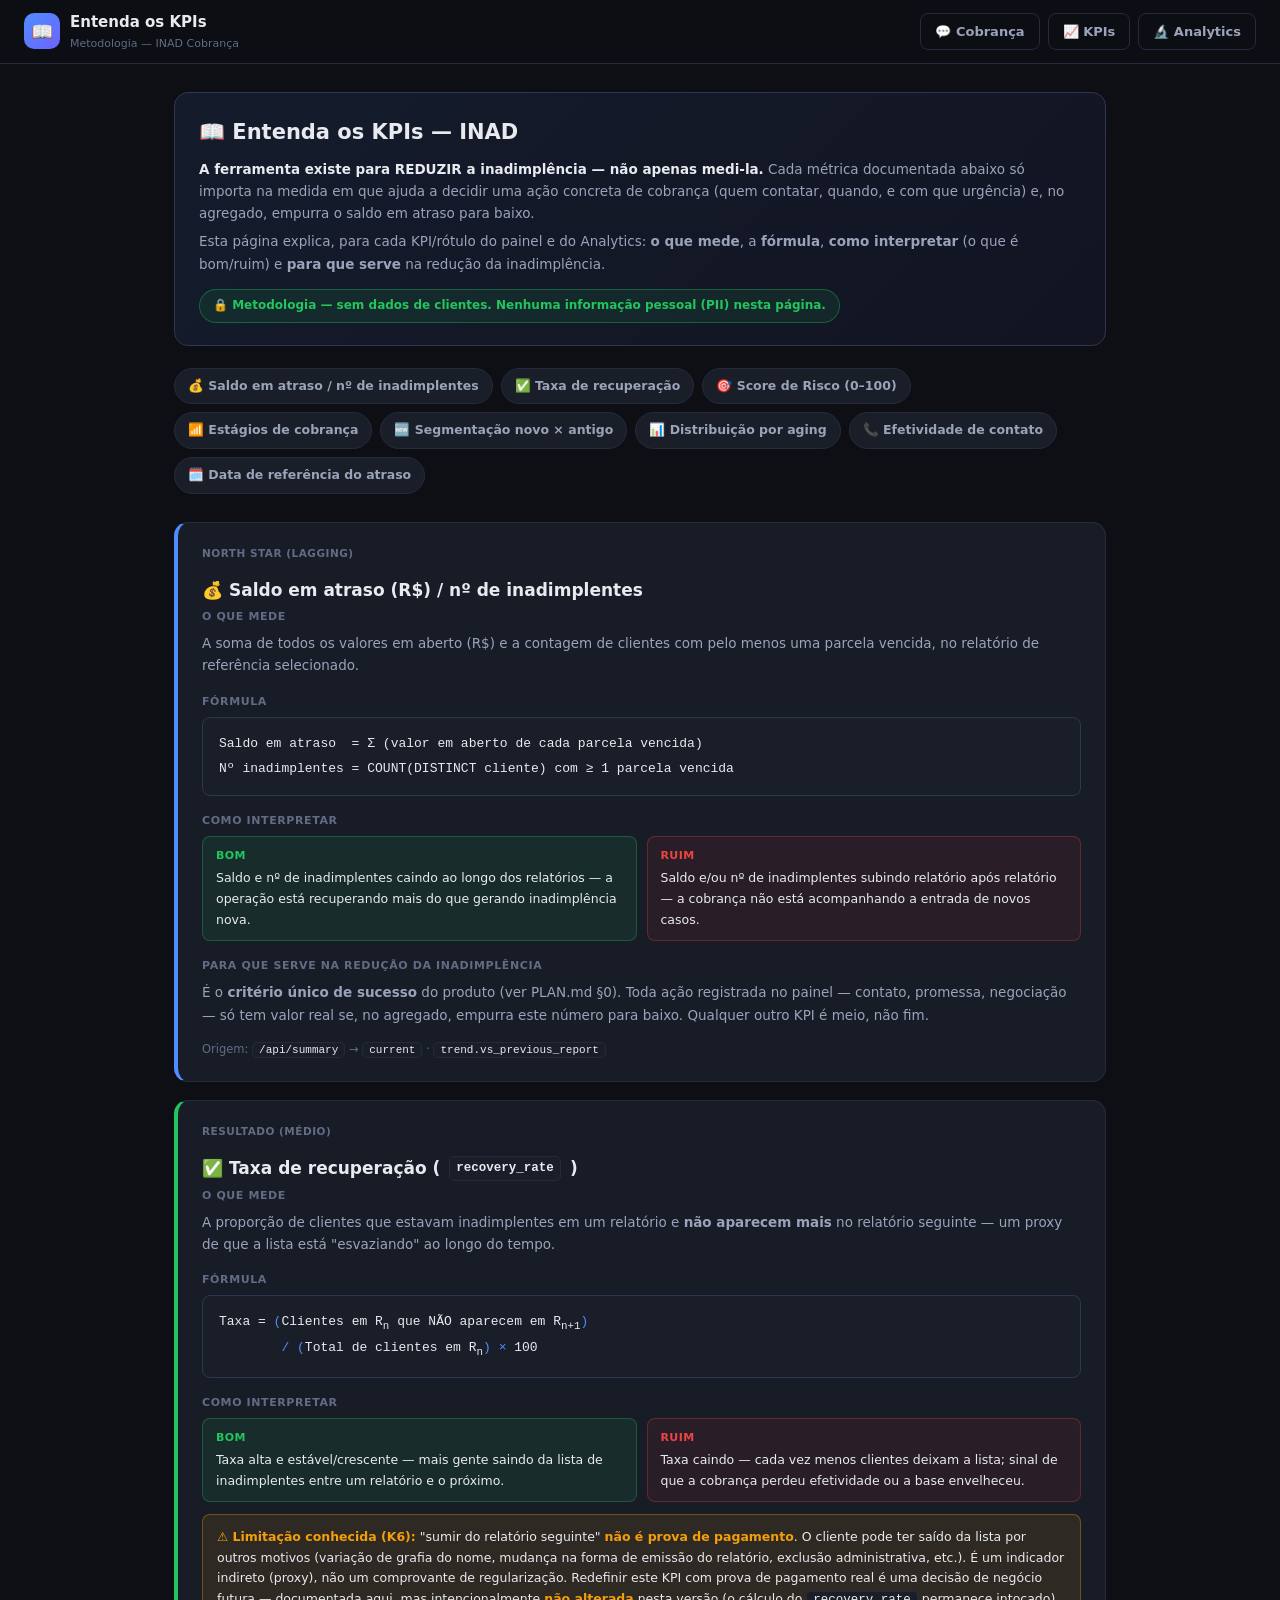
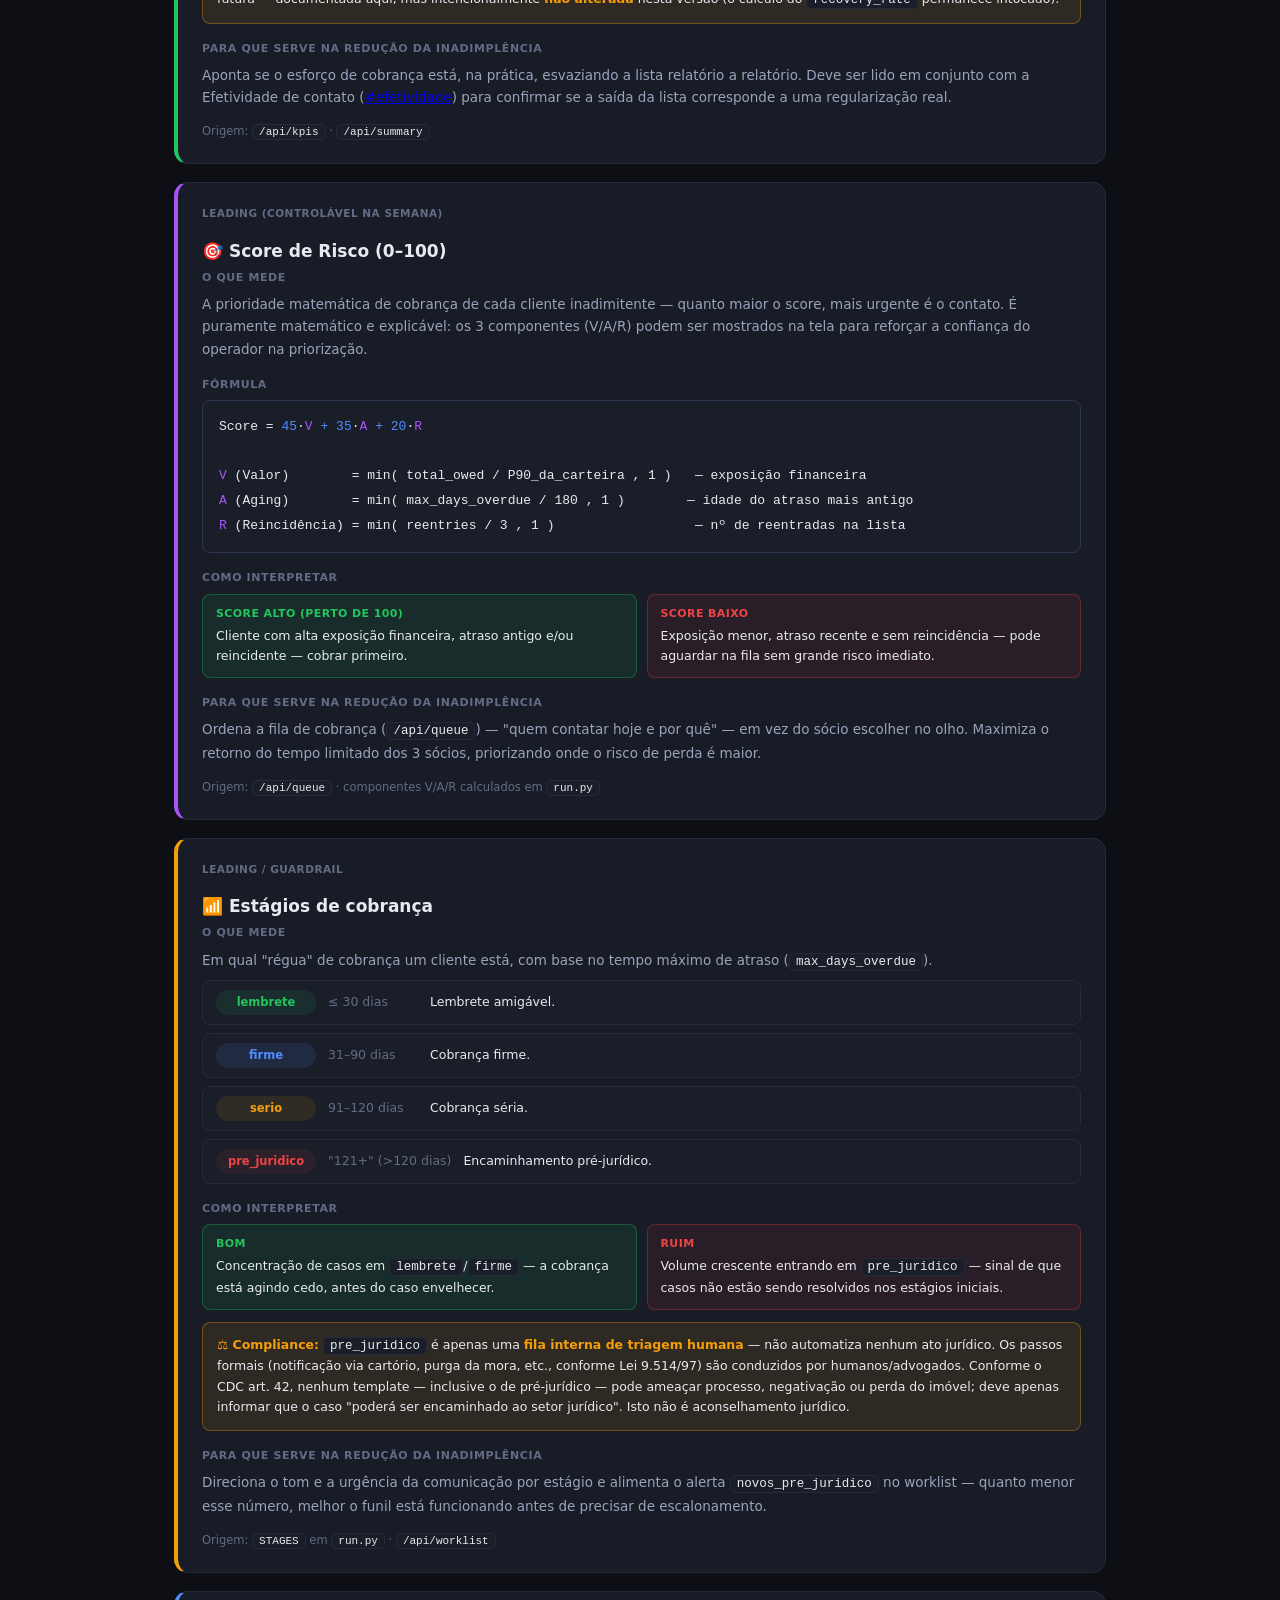
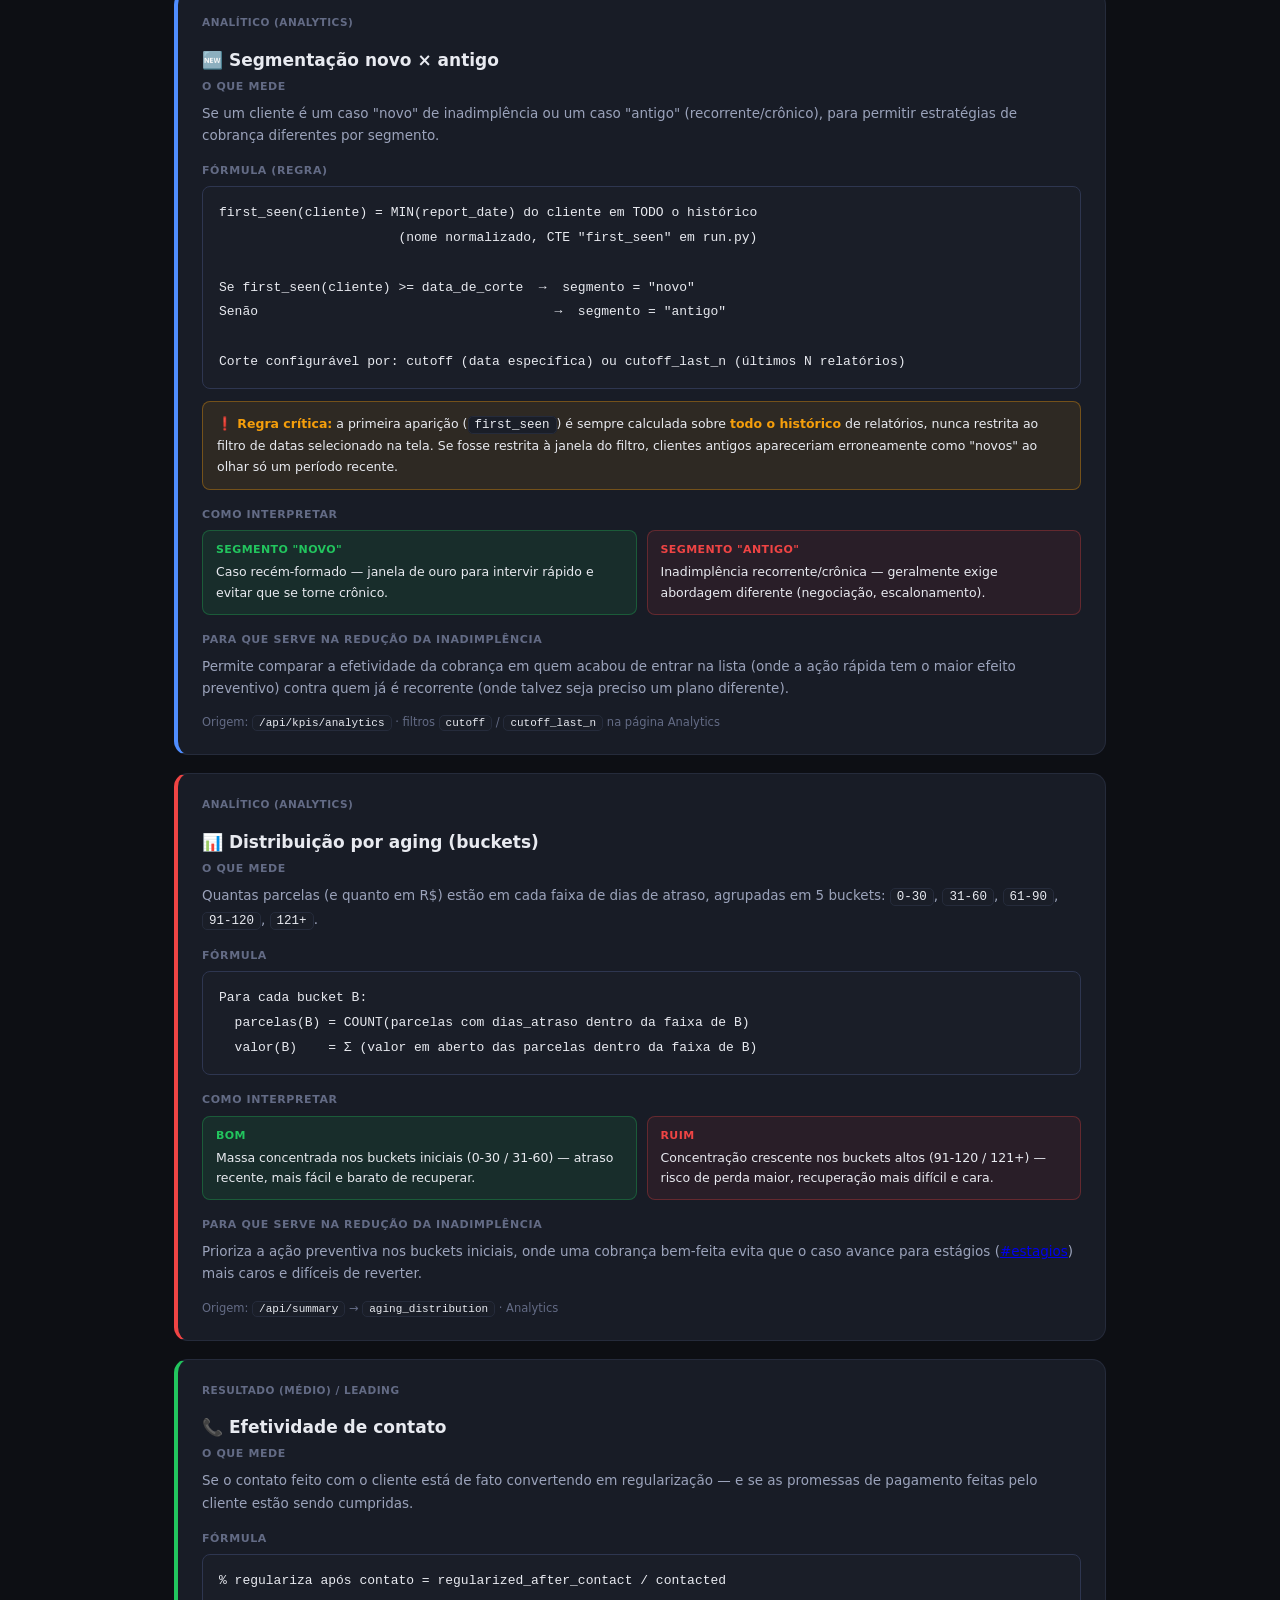
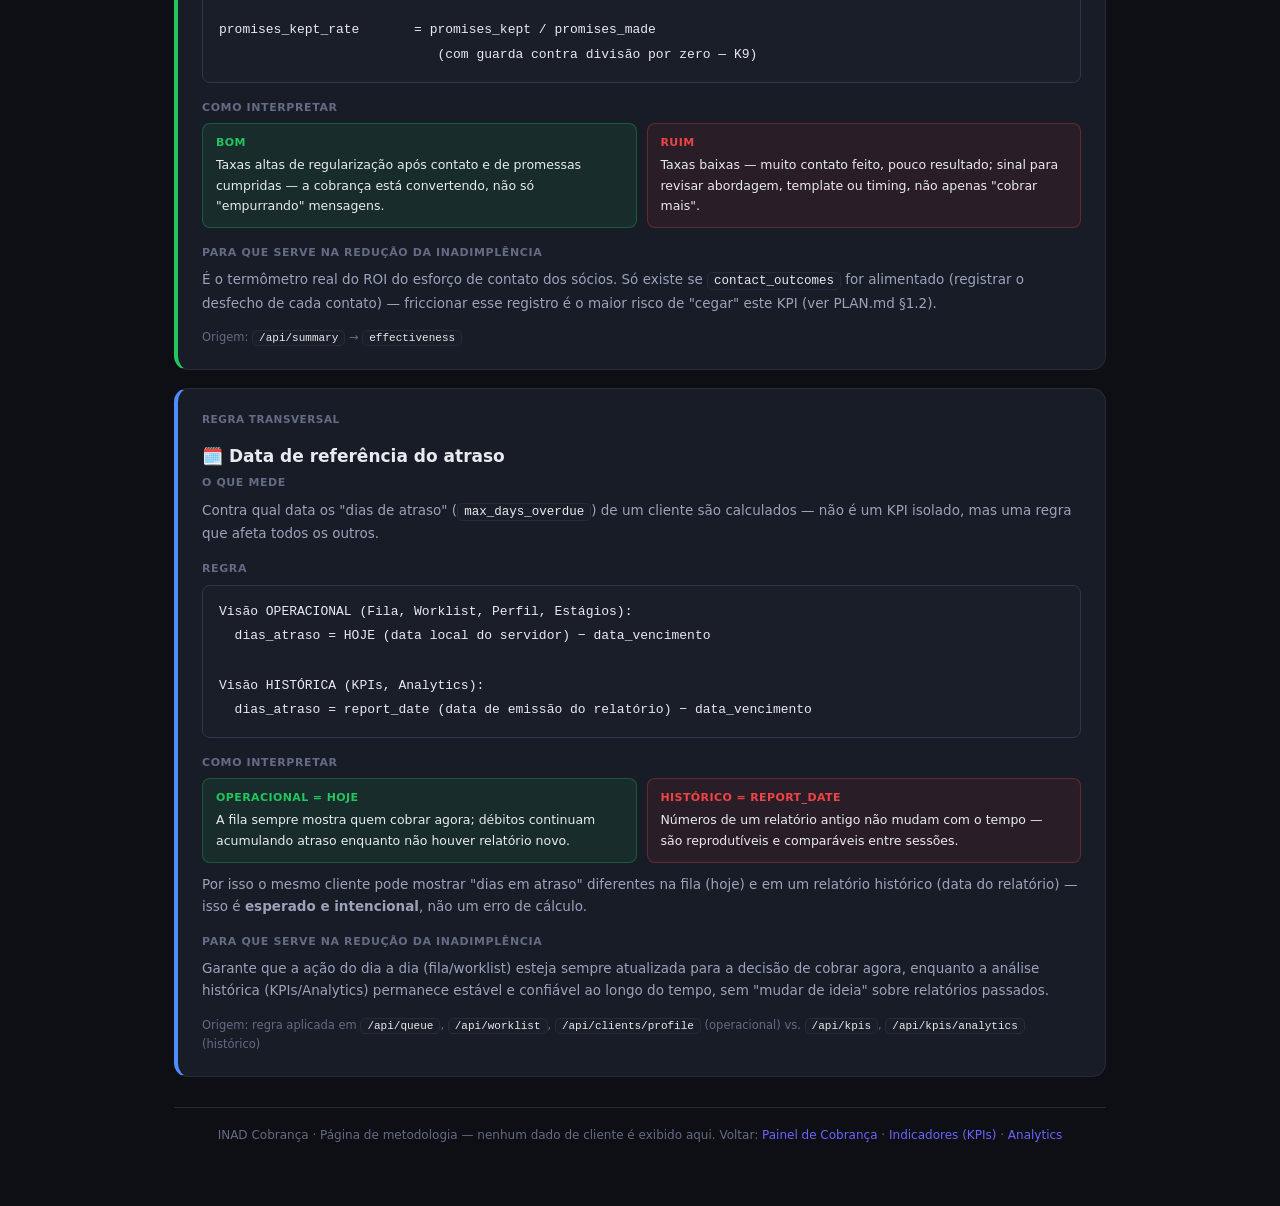
<file: inad_kpis_docs.html>
<!DOCTYPE html>
<html lang="pt-BR">
<head>
<meta charset="UTF-8">
<meta name="viewport" content="width=device-width, initial-scale=1.0">
<meta name="description" content="INAD — Guia de metodologia dos KPIs: fórmulas, interpretação e uso na redução da inadimplência. Sem dados de clientes.">
<meta name="robots" content="noindex, nofollow">
<title>INAD — Entenda os KPIs</title>
<style>
:root{
  --bg:#0d0f14; --bg2:#13161d; --bg3:#1a1e28; --card:#181c26;
  --border:#252b3b; --border2:#2e3650;
  --accent:#4f8dff; --accent2:#6c63ff;
  --green:#22c55e; --green-bg:rgba(34,197,94,.1);
  --red:#ef4444; --red-bg:rgba(239,68,68,.08);
  --purple:#a855f7; --purple-bg:rgba(168,85,247,.1);
  --amber:#f59e0b; --amber-bg:rgba(245,158,11,.1);
  --text:#e8eaf0; --text2:#9ba3bb; --text3:#636b85;
  --r:14px; --r2:8px;
  --sh:0 4px 24px rgba(0,0,0,.4);
}
*,*::before,*::after{box-sizing:border-box;margin:0;padding:0}
html{scroll-behavior:smooth}
body{font-family:'Inter','Segoe UI',system-ui,-apple-system,sans-serif;background:var(--bg);color:var(--text);min-height:100vh;font-size:14px;line-height:1.65}

/* ── TOPBAR ─────────────────────────────────────────────────────────────── */
.topbar{position:sticky;top:0;z-index:100;background:rgba(13,15,20,.92);backdrop-filter:blur(20px);-webkit-backdrop-filter:blur(20px);border-bottom:1px solid var(--border);padding:0 24px;display:flex;align-items:center;gap:14px;height:64px;flex-wrap:wrap}
.logo{display:flex;align-items:center;gap:10px;font-weight:700;font-size:15px;white-space:nowrap}
.logo-icon{width:36px;height:36px;border-radius:10px;background:linear-gradient(135deg,var(--accent),var(--accent2));display:flex;align-items:center;justify-content:center;font-size:18px;flex:none}
.logo-sub{font-size:11px;color:var(--text3);font-weight:400}
.back-links{display:flex;gap:8px;margin-left:auto;flex-wrap:wrap}
.back-link{color:var(--text2);text-decoration:none;font-size:13px;font-weight:600;padding:7px 14px;border:1px solid var(--border);border-radius:var(--r2);transition:all .15s;white-space:nowrap}
.back-link:hover{color:var(--accent);border-color:var(--accent)}

/* ── CONTEÚDO ───────────────────────────────────────────────────────────── */
.wrap{max-width:980px;margin:0 auto;padding:28px 24px 60px}

.hero{background:linear-gradient(135deg,rgba(79,141,255,.10),rgba(108,99,255,.06));border:1px solid var(--border2);border-radius:var(--r);padding:22px 24px;margin-bottom:22px}
.hero h1{font-size:21px;font-weight:800;margin-bottom:8px;display:flex;align-items:center;gap:10px}
.hero p{color:var(--text2);font-size:13.5px;margin-top:6px}
.hero .north-star{color:var(--text);font-weight:700}
.meta-note{display:inline-flex;align-items:center;gap:7px;margin-top:14px;font-size:12px;font-weight:700;color:var(--green);background:var(--green-bg);border:1px solid rgba(34,197,94,.35);border-radius:20px;padding:6px 13px}

/* índice / TOC */
.toc{display:flex;flex-wrap:wrap;gap:8px;margin-bottom:28px}
.toc a{color:var(--text2);text-decoration:none;font-size:12.5px;font-weight:600;padding:7px 13px;border:1px solid var(--border);border-radius:20px;background:var(--bg3);transition:all .15s}
.toc a:hover{color:var(--accent);border-color:var(--accent)}

/* cards de KPI */
.kpi-card{background:var(--card);border:1px solid var(--border);border-left:4px solid var(--accent);border-radius:var(--r);padding:22px 24px;margin-bottom:18px;scroll-margin-top:78px}
.kpi-card.c-blue{border-left-color:var(--accent)}
.kpi-card.c-green{border-left-color:var(--green)}
.kpi-card.c-purple{border-left-color:var(--purple)}
.kpi-card.c-amber{border-left-color:var(--amber)}
.kpi-card.c-red{border-left-color:var(--red)}

.kpi-card h2{font-size:17px;font-weight:800;display:flex;align-items:center;gap:9px;margin-bottom:4px}
.kpi-tag{font-size:10.5px;font-weight:700;text-transform:uppercase;letter-spacing:.5px;color:var(--text3);margin-bottom:14px}

.kpi-card h3{font-size:11px;font-weight:700;text-transform:uppercase;letter-spacing:.6px;color:var(--text3);margin:16px 0 6px}
.kpi-card h3:first-of-type{margin-top:4px}
.kpi-card p{color:var(--text2);font-size:13.5px}
.kpi-card ul{color:var(--text2);font-size:13.5px;margin-left:18px;margin-top:2px}
.kpi-card ul li{margin-bottom:4px}
.kpi-card code{background:var(--bg3);border:1px solid var(--border);border-radius:5px;padding:1px 6px;font-family:'Consolas','Courier New',monospace;font-size:12.5px;color:var(--text)}

.formula-box{background:var(--bg3);border:1px solid var(--border2);border-radius:var(--r2);padding:14px 16px;font-family:'Consolas','Courier New',monospace;font-size:13px;color:var(--text);overflow-x:auto;white-space:pre;line-height:1.9}
.formula-box .op{color:var(--accent)}
.formula-box .comp{color:var(--purple)}

.interpret-grid{display:grid;grid-template-columns:1fr 1fr;gap:10px;margin-top:6px}
@media (max-width:640px){.interpret-grid{grid-template-columns:1fr}}
.interpret-box{border-radius:var(--r2);padding:10px 13px;font-size:12.5px}
.interpret-good{background:var(--green-bg);border:1px solid rgba(34,197,94,.3);color:var(--text)}
.interpret-bad{background:var(--red-bg);border:1px solid rgba(239,68,68,.3);color:var(--text)}
.interpret-box b{display:block;font-size:11px;text-transform:uppercase;letter-spacing:.4px;margin-bottom:3px}
.interpret-good b{color:var(--green)}
.interpret-bad b{color:var(--red)}

.limitation{background:var(--amber-bg);border:1px solid rgba(245,158,11,.35);border-radius:var(--r2);padding:12px 14px;margin-top:12px;font-size:12.5px;color:var(--text)}
.limitation b{color:var(--amber)}

.origin{margin-top:14px;font-size:11.5px;color:var(--text3)}
.origin code{font-size:11px}

.stage-list{display:flex;flex-direction:column;gap:8px;margin-top:8px}
.stage-row{display:flex;align-items:center;gap:12px;background:var(--bg3);border:1px solid var(--border);border-radius:var(--r2);padding:9px 13px;font-size:12.5px}
.stage-pill{font-weight:700;font-size:11.5px;padding:3px 10px;border-radius:20px;white-space:nowrap;min-width:100px;text-align:center}
.stage-lembrete{background:var(--green-bg);color:var(--green)}
.stage-firme{background:rgba(79,141,255,.12);color:var(--accent)}
.stage-serio{background:var(--amber-bg);color:var(--amber)}
.stage-prejur{background:var(--red-bg);color:var(--red)}
.stage-row span.range{color:var(--text3);min-width:90px}

footer{text-align:center;color:var(--text3);font-size:12px;margin-top:30px;padding-top:18px;border-top:1px solid var(--border)}
footer a{color:var(--accent2);text-decoration:none}
footer a:hover{text-decoration:underline}
</style>
</head>
<body>

  <div class="topbar">
    <div class="logo">
      <div class="logo-icon">📖</div>
      <div>
        Entenda os KPIs
        <div class="logo-sub">Metodologia — INAD Cobrança</div>
      </div>
    </div>
    <div class="back-links">
      <a class="back-link" href="inad_whatsapp.html#cobranca">💬 Cobrança</a>
      <a class="back-link" href="inad_whatsapp.html#kpi">📈 KPIs</a>
      <a class="back-link" href="inad_analytics.html">🔬 Analytics</a>
    </div>
  </div>

  <div class="wrap">

    <div class="hero">
      <h1>📖 Entenda os KPIs — INAD</h1>
      <p><span class="north-star">A ferramenta existe para REDUZIR a inadimplência — não apenas medi-la.</span>
      Cada métrica documentada abaixo só importa na medida em que ajuda a decidir uma ação concreta de cobrança
      (quem contatar, quando, e com que urgência) e, no agregado, empurra o saldo em atraso para baixo.</p>
      <p>Esta página explica, para cada KPI/rótulo do painel e do Analytics: <b>o que mede</b>, a <b>fórmula</b>,
      <b>como interpretar</b> (o que é bom/ruim) e <b>para que serve</b> na redução da inadimplência.</p>
      <div class="meta-note">🔒 Metodologia — sem dados de clientes. Nenhuma informação pessoal (PII) nesta página.</div>
    </div>

    <div class="toc">
      <a href="#saldo">💰 Saldo em atraso / nº de inadimplentes</a>
      <a href="#recovery-rate">✅ Taxa de recuperação</a>
      <a href="#risk-score">🎯 Score de Risco (0–100)</a>
      <a href="#estagios">📶 Estágios de cobrança</a>
      <a href="#segmentacao">🆕 Segmentação novo × antigo</a>
      <a href="#aging">📊 Distribuição por aging</a>
      <a href="#efetividade">📞 Efetividade de contato</a>
      <a href="#data-referencia">🗓️ Data de referência do atraso</a>
    </div>

    <!-- ── 1. SALDO / NORTH STAR ─────────────────────────────────────────── -->
    <section class="kpi-card c-blue" id="saldo">
      <div class="kpi-tag">North star (lagging)</div>
      <h2>💰 Saldo em atraso (R$) / nº de inadimplentes</h2>

      <h3>O que mede</h3>
      <p>A soma de todos os valores em aberto (R$) e a contagem de clientes com pelo menos uma parcela vencida,
      no relatório de referência selecionado.</p>

      <h3>Fórmula</h3>
      <div class="formula-box">Saldo em atraso  = Σ (valor em aberto de cada parcela vencida)
Nº inadimplentes = COUNT(DISTINCT cliente) com ≥ 1 parcela vencida</div>

      <h3>Como interpretar</h3>
      <div class="interpret-grid">
        <div class="interpret-box interpret-good"><b>Bom</b>Saldo e nº de inadimplentes caindo ao longo dos relatórios — a operação está recuperando mais do que gerando inadimplência nova.</div>
        <div class="interpret-box interpret-bad"><b>Ruim</b>Saldo e/ou nº de inadimplentes subindo relatório após relatório — a cobrança não está acompanhando a entrada de novos casos.</div>
      </div>

      <h3>Para que serve na redução da inadimplência</h3>
      <p>É o <b>critério único de sucesso</b> do produto (ver PLAN.md §0). Toda ação registrada no painel — contato,
      promessa, negociação — só tem valor real se, no agregado, empurra este número para baixo. Qualquer outro KPI
      é meio, não fim.</p>

      <div class="origin">Origem: <code>/api/summary</code> → <code>current</code> · <code>trend.vs_previous_report</code></div>
    </section>

    <!-- ── 2. RECOVERY RATE ──────────────────────────────────────────────── -->
    <section class="kpi-card c-green" id="recovery-rate">
      <div class="kpi-tag">Resultado (médio)</div>
      <h2>✅ Taxa de recuperação (<code>recovery_rate</code>)</h2>

      <h3>O que mede</h3>
      <p>A proporção de clientes que estavam inadimplentes em um relatório e <b>não aparecem mais</b> no relatório
      seguinte — um proxy de que a lista está "esvaziando" ao longo do tempo.</p>

      <h3>Fórmula</h3>
      <div class="formula-box">Taxa = <span class="op">(</span>Clientes em R<sub>n</sub> que NÃO aparecem em R<sub>n+1</sub><span class="op">)</span>
        <span class="op">/</span> <span class="op">(</span>Total de clientes em R<sub>n</sub><span class="op">)</span> <span class="op">×</span> 100</div>

      <h3>Como interpretar</h3>
      <div class="interpret-grid">
        <div class="interpret-box interpret-good"><b>Bom</b>Taxa alta e estável/crescente — mais gente saindo da lista de inadimplentes entre um relatório e o próximo.</div>
        <div class="interpret-box interpret-bad"><b>Ruim</b>Taxa caindo — cada vez menos clientes deixam a lista; sinal de que a cobrança perdeu efetividade ou a base envelheceu.</div>
      </div>

      <div class="limitation">
        <b>⚠️ Limitação conhecida (K6):</b> "sumir do relatório seguinte" <b>não é prova de pagamento</b>. O cliente
        pode ter saído da lista por outros motivos (variação de grafia do nome, mudança na forma de emissão do
        relatório, exclusão administrativa, etc.). É um indicador indireto (proxy), não um comprovante de
        regularização. Redefinir este KPI com prova de pagamento real é uma decisão de negócio futura — documentada
        aqui, mas intencionalmente <b>não alterada</b> nesta versão (o cálculo do <code>recovery_rate</code> permanece
        intocado).
      </div>

      <h3>Para que serve na redução da inadimplência</h3>
      <p>Aponta se o esforço de cobrança está, na prática, esvaziando a lista relatório a relatório. Deve ser lido
      em conjunto com a Efetividade de contato (<a href="#efetividade">#efetividade</a>) para confirmar se a saída
      da lista corresponde a uma regularização real.</p>

      <div class="origin">Origem: <code>/api/kpis</code> · <code>/api/summary</code></div>
    </section>

    <!-- ── 3. RISK SCORE ──────────────────────────────────────────────────── -->
    <section class="kpi-card c-purple" id="risk-score">
      <div class="kpi-tag">Leading (controlável na semana)</div>
      <h2>🎯 Score de Risco (0–100)</h2>

      <h3>O que mede</h3>
      <p>A prioridade matemática de cobrança de cada cliente inadimitente — quanto maior o score, mais urgente é o
      contato. É puramente matemático e explicável: os 3 componentes (V/A/R) podem ser mostrados na tela para
      reforçar a confiança do operador na priorização.</p>

      <h3>Fórmula</h3>
      <div class="formula-box">Score = <span class="op">45</span>·<span class="comp">V</span> <span class="op">+</span> <span class="op">35</span>·<span class="comp">A</span> <span class="op">+</span> <span class="op">20</span>·<span class="comp">R</span>

<span class="comp">V</span> (Valor)        = min( total_owed / P90_da_carteira , 1 )   — exposição financeira
<span class="comp">A</span> (Aging)        = min( max_days_overdue / 180 , 1 )        — idade do atraso mais antigo
<span class="comp">R</span> (Reincidência) = min( reentries / 3 , 1 )                  — nº de reentradas na lista</div>

      <h3>Como interpretar</h3>
      <div class="interpret-grid">
        <div class="interpret-box interpret-good"><b>Score alto (perto de 100)</b>Cliente com alta exposição financeira, atraso antigo e/ou reincidente — cobrar primeiro.</div>
        <div class="interpret-box interpret-bad"><b>Score baixo</b>Exposição menor, atraso recente e sem reincidência — pode aguardar na fila sem grande risco imediato.</div>
      </div>

      <h3>Para que serve na redução da inadimplência</h3>
      <p>Ordena a fila de cobrança (<code>/api/queue</code>) — "quem contatar hoje e por quê" — em vez do sócio
      escolher no olho. Maximiza o retorno do tempo limitado dos 3 sócios, priorizando onde o risco de perda é maior.</p>

      <div class="origin">Origem: <code>/api/queue</code> · componentes V/A/R calculados em <code>run.py</code></div>
    </section>

    <!-- ── 4. ESTÁGIOS ────────────────────────────────────────────────────── -->
    <section class="kpi-card c-amber" id="estagios">
      <div class="kpi-tag">Leading / Guardrail</div>
      <h2>📶 Estágios de cobrança</h2>

      <h3>O que mede</h3>
      <p>Em qual "régua" de cobrança um cliente está, com base no tempo máximo de atraso (<code>max_days_overdue</code>).</p>

      <div class="stage-list">
        <div class="stage-row"><span class="stage-pill stage-lembrete">lembrete</span><span class="range">≤ 30 dias</span> Lembrete amigável.</div>
        <div class="stage-row"><span class="stage-pill stage-firme">firme</span><span class="range">31–90 dias</span> Cobrança firme.</div>
        <div class="stage-row"><span class="stage-pill stage-serio">serio</span><span class="range">91–120 dias</span> Cobrança séria.</div>
        <div class="stage-row"><span class="stage-pill stage-prejur">pre_juridico</span><span class="range">"121+" (&gt;120 dias)</span> Encaminhamento pré-jurídico.</div>
      </div>

      <h3>Como interpretar</h3>
      <div class="interpret-grid">
        <div class="interpret-box interpret-good"><b>Bom</b>Concentração de casos em <code>lembrete</code>/<code>firme</code> — a cobrança está agindo cedo, antes do caso envelhecer.</div>
        <div class="interpret-box interpret-bad"><b>Ruim</b>Volume crescente entrando em <code>pre_juridico</code> — sinal de que casos não estão sendo resolvidos nos estágios iniciais.</div>
      </div>

      <div class="limitation">
        <b>⚖️ Compliance:</b> <code>pre_juridico</code> é apenas uma <b>fila interna de triagem humana</b> — não
        automatiza nenhum ato jurídico. Os passos formais (notificação via cartório, purga da mora, etc., conforme
        Lei 9.514/97) são conduzidos por humanos/advogados. Conforme o CDC art. 42, nenhum template — inclusive o de
        pré-jurídico — pode ameaçar processo, negativação ou perda do imóvel; deve apenas informar que o caso
        "poderá ser encaminhado ao setor jurídico". Isto não é aconselhamento jurídico.
      </div>

      <h3>Para que serve na redução da inadimplência</h3>
      <p>Direciona o tom e a urgência da comunicação por estágio e alimenta o alerta <code>novos_pre_juridico</code>
      no worklist — quanto menor esse número, melhor o funil está funcionando antes de precisar de escalonamento.</p>

      <div class="origin">Origem: <code>STAGES</code> em <code>run.py</code> · <code>/api/worklist</code></div>
    </section>

    <!-- ── 5. SEGMENTAÇÃO ─────────────────────────────────────────────────── -->
    <section class="kpi-card c-blue" id="segmentacao">
      <div class="kpi-tag">Analítico (Analytics)</div>
      <h2>🆕 Segmentação novo × antigo</h2>

      <h3>O que mede</h3>
      <p>Se um cliente é um caso "novo" de inadimplência ou um caso "antigo" (recorrente/crônico), para permitir
      estratégias de cobrança diferentes por segmento.</p>

      <h3>Fórmula (regra)</h3>
      <div class="formula-box">first_seen(cliente) = MIN(report_date) do cliente em TODO o histórico
                       (nome normalizado, CTE "first_seen" em run.py)

Se first_seen(cliente) &gt;= data_de_corte  →  segmento = "novo"
Senão                                      →  segmento = "antigo"

Corte configurável por: cutoff (data específica) ou cutoff_last_n (últimos N relatórios)</div>

      <div class="limitation">
        <b>❗ Regra crítica:</b> a primeira aparição (<code>first_seen</code>) é sempre calculada sobre <b>todo o
        histórico</b> de relatórios, nunca restrita ao filtro de datas selecionado na tela. Se fosse restrita à
        janela do filtro, clientes antigos apareceriam erroneamente como "novos" ao olhar só um período recente.
      </div>

      <h3>Como interpretar</h3>
      <div class="interpret-grid">
        <div class="interpret-box interpret-good"><b>Segmento "novo"</b>Caso recém-formado — janela de ouro para intervir rápido e evitar que se torne crônico.</div>
        <div class="interpret-box interpret-bad"><b>Segmento "antigo"</b>Inadimplência recorrente/crônica — geralmente exige abordagem diferente (negociação, escalonamento).</div>
      </div>

      <h3>Para que serve na redução da inadimplência</h3>
      <p>Permite comparar a efetividade da cobrança em quem acabou de entrar na lista (onde a ação rápida tem o
      maior efeito preventivo) contra quem já é recorrente (onde talvez seja preciso um plano diferente).</p>

      <div class="origin">Origem: <code>/api/kpis/analytics</code> · filtros <code>cutoff</code> / <code>cutoff_last_n</code> na página Analytics</div>
    </section>

    <!-- ── 6. AGING ────────────────────────────────────────────────────────── -->
    <section class="kpi-card c-red" id="aging">
      <div class="kpi-tag">Analítico (Analytics)</div>
      <h2>📊 Distribuição por aging (buckets)</h2>

      <h3>O que mede</h3>
      <p>Quantas parcelas (e quanto em R$) estão em cada faixa de dias de atraso, agrupadas em 5 buckets:
      <code>0-30</code>, <code>31-60</code>, <code>61-90</code>, <code>91-120</code>, <code>121+</code>.</p>

      <h3>Fórmula</h3>
      <div class="formula-box">Para cada bucket B:
  parcelas(B) = COUNT(parcelas com dias_atraso dentro da faixa de B)
  valor(B)    = Σ (valor em aberto das parcelas dentro da faixa de B)</div>

      <h3>Como interpretar</h3>
      <div class="interpret-grid">
        <div class="interpret-box interpret-good"><b>Bom</b>Massa concentrada nos buckets iniciais (0-30 / 31-60) — atraso recente, mais fácil e barato de recuperar.</div>
        <div class="interpret-box interpret-bad"><b>Ruim</b>Concentração crescente nos buckets altos (91-120 / 121+) — risco de perda maior, recuperação mais difícil e cara.</div>
      </div>

      <h3>Para que serve na redução da inadimplência</h3>
      <p>Prioriza a ação preventiva nos buckets iniciais, onde uma cobrança bem-feita evita que o caso avance para
      estágios (<a href="#estagios">#estagios</a>) mais caros e difíceis de reverter.</p>

      <div class="origin">Origem: <code>/api/summary</code> → <code>aging_distribution</code> · Analytics</div>
    </section>

    <!-- ── 7. EFETIVIDADE ─────────────────────────────────────────────────── -->
    <section class="kpi-card c-green" id="efetividade">
      <div class="kpi-tag">Resultado (médio) / Leading</div>
      <h2>📞 Efetividade de contato</h2>

      <h3>O que mede</h3>
      <p>Se o contato feito com o cliente está de fato convertendo em regularização — e se as promessas de
      pagamento feitas pelo cliente estão sendo cumpridas.</p>

      <h3>Fórmula</h3>
      <div class="formula-box">% regulariza após contato = regularized_after_contact / contacted

promises_kept_rate       = promises_kept / promises_made
                            (com guarda contra divisão por zero — K9)</div>

      <h3>Como interpretar</h3>
      <div class="interpret-grid">
        <div class="interpret-box interpret-good"><b>Bom</b>Taxas altas de regularização após contato e de promessas cumpridas — a cobrança está convertendo, não só "empurrando" mensagens.</div>
        <div class="interpret-box interpret-bad"><b>Ruim</b>Taxas baixas — muito contato feito, pouco resultado; sinal para revisar abordagem, template ou timing, não apenas "cobrar mais".</div>
      </div>

      <h3>Para que serve na redução da inadimplência</h3>
      <p>É o termômetro real do ROI do esforço de contato dos sócios. Só existe se <code>contact_outcomes</code> for
      alimentado (registrar o desfecho de cada contato) — friccionar esse registro é o maior risco de "cegar" este
      KPI (ver PLAN.md §1.2).</p>

      <div class="origin">Origem: <code>/api/summary</code> → <code>effectiveness</code></div>
    </section>

    <!-- ── 8. DATA DE REFERÊNCIA ───────────────────────────────────────────── -->
    <section class="kpi-card c-blue" id="data-referencia">
      <div class="kpi-tag">Regra transversal</div>
      <h2>🗓️ Data de referência do atraso</h2>

      <h3>O que mede</h3>
      <p>Contra qual data os "dias de atraso" (<code>max_days_overdue</code>) de um cliente são calculados — não é
      um KPI isolado, mas uma regra que afeta todos os outros.</p>

      <h3>Regra</h3>
      <div class="formula-box">Visão OPERACIONAL (Fila, Worklist, Perfil, Estágios):
  dias_atraso = HOJE (data local do servidor) − data_vencimento

Visão HISTÓRICA (KPIs, Analytics):
  dias_atraso = report_date (data de emissão do relatório) − data_vencimento</div>

      <h3>Como interpretar</h3>
      <div class="interpret-grid">
        <div class="interpret-box interpret-good"><b>Operacional = hoje</b>A fila sempre mostra quem cobrar agora; débitos continuam acumulando atraso enquanto não houver relatório novo.</div>
        <div class="interpret-box interpret-bad"><b>Histórico = report_date</b>Números de um relatório antigo não mudam com o tempo — são reprodutíveis e comparáveis entre sessões.</div>
      </div>

      <p style="margin-top:10px">Por isso o mesmo cliente pode mostrar "dias em atraso" diferentes na fila (hoje)
      e em um relatório histórico (data do relatório) — isso é <b>esperado e intencional</b>, não um erro de cálculo.</p>

      <h3>Para que serve na redução da inadimplência</h3>
      <p>Garante que a ação do dia a dia (fila/worklist) esteja sempre atualizada para a decisão de cobrar agora,
      enquanto a análise histórica (KPIs/Analytics) permanece estável e confiável ao longo do tempo, sem "mudar de
      ideia" sobre relatórios passados.</p>

      <div class="origin">Origem: regra aplicada em <code>/api/queue</code>, <code>/api/worklist</code>, <code>/api/clients/profile</code> (operacional) vs. <code>/api/kpis</code>, <code>/api/kpis/analytics</code> (histórico)</div>
    </section>

    <footer>
      INAD Cobrança · Página de metodologia — nenhum dado de cliente é exibido aqui.
      Voltar: <a href="inad_whatsapp.html#cobranca">Painel de Cobrança</a> ·
      <a href="inad_whatsapp.html#kpi">Indicadores (KPIs)</a> ·
      <a href="inad_analytics.html">Analytics</a>
    </footer>

  </div>

</body>
</html>
</file>
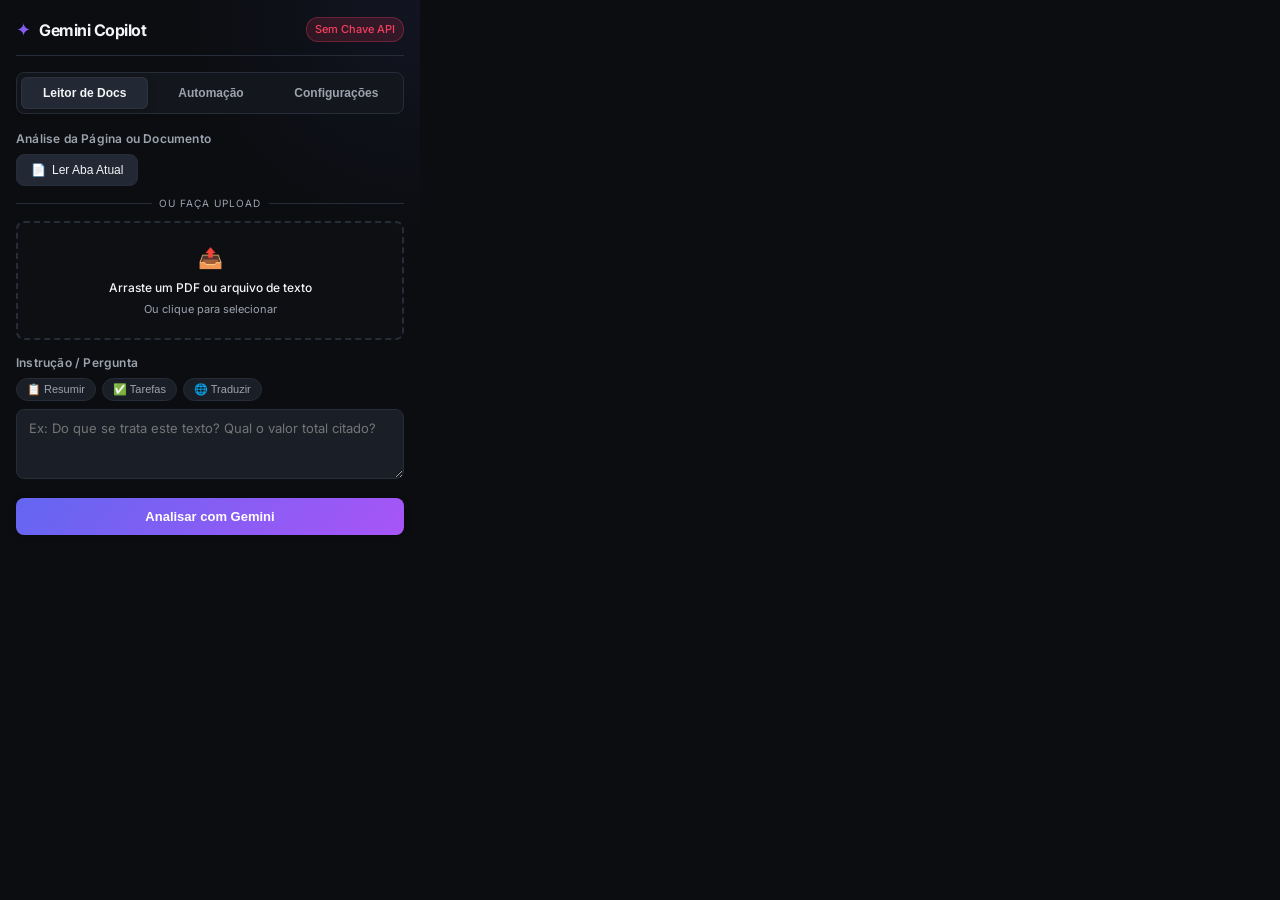
<file: popup.html>
<!DOCTYPE html>
<html lang="pt-BR">
<head>
  <meta charset="UTF-8">
  <meta name="viewport" content="width=device-width, initial-scale=1.0">
  <title>Gemini AI Chrome Copilot</title>
  <link rel="preconnect" href="https://fonts.googleapis.com">
  <link rel="preconnect" href="https://fonts.gstatic.com" crossorigin>
  <link href="https://fonts.googleapis.com/css2?family=Inter:wght@300;400;500;600;700&family=JetBrains+Mono:wght@400;500&display=swap" rel="stylesheet">
  <link rel="stylesheet" href="popup.css">
</head>
<body>
  <div class="app-container">
    <!-- Header -->
    <header class="app-header">
      <div class="logo-area">
        <span class="logo-icon">✦</span>
        <h1>Gemini Copilot</h1>
      </div>
      <div id="api-status" class="status-badge status-missing">Sem Chave API</div>
    </header>

    <!-- Navigation Tabs -->
    <nav class="nav-tabs">
      <button class="tab-btn active" id="btn-tab-doc">Leitor de Docs</button>
      <button class="tab-btn" id="btn-tab-auto">Automação</button>
      <button class="tab-btn" id="btn-tab-settings">Configurações</button>
    </nav>

    <!-- Main Content Panels -->
    <main class="panel-content">
      
      <!-- Panel: Document Reader -->
      <section id="panel-doc" class="panel-section active">
        <div class="input-group">
          <label>Análise da Página ou Documento</label>
          <div class="action-buttons-row">
            <button id="btn-read-page" class="btn-secondary">
              <span class="btn-icon">📄</span> Ler Aba Atual
            </button>
          </div>
          
          <div class="divider">ou faça upload</div>
          
          <div id="drop-zone" class="file-drop-zone">
            <span class="drop-icon">📤</span>
            <span class="drop-text">Arraste um PDF ou arquivo de texto</span>
            <span class="drop-subtext">Ou clique para selecionar</span>
            <input type="file" id="file-input" accept=".txt,.pdf,.docx,.json,.csv" style="display: none;">
          </div>
          <div id="file-info" class="file-info-box" style="display: none;">
            <span class="file-name" id="selected-file-name">arquivo.pdf</span>
            <button id="btn-remove-file" class="btn-icon-only">✕</button>
          </div>
        </div>

        <div class="input-group">
          <label>Instrução / Pergunta</label>
          <div class="chips-container">
            <button class="chip-btn" data-prompt="Resuma este documento em tópicos principais.">📋 Resumir</button>
            <button class="chip-btn" data-prompt="Extraia os principais pontos de ação ou tarefas.">✅ Tarefas</button>
            <button class="chip-btn" data-prompt="Traduza o conteúdo essencial para o Português.">🌐 Traduzir</button>
          </div>
          <textarea id="doc-prompt" placeholder="Ex: Do que se trata este texto? Qual o valor total citado?"></textarea>
        </div>

        <button id="btn-run-doc" class="btn-primary">Analisar com Gemini</button>
      </section>

      <!-- Panel: Automation -->
      <section id="panel-auto" class="panel-section">
        <div class="input-group">
          <label>O que você deseja automatizar na página atual?</label>
          <textarea id="auto-prompt" placeholder="Ex: Extraia todos os e-mails e telefones desta página numa tabela. Or: Clique em todos os checkboxes e depois clique no botão salvar."></textarea>
        </div>

        <div class="action-buttons-row">
          <button id="btn-run-auto" class="btn-primary">Gerar & Executar Automação</button>
        </div>

        <div class="console-group">
          <div class="console-header">
            <span>Console de Automação</span>
            <button id="btn-clear-console" class="btn-text-only">Limpar</button>
          </div>
          <div id="console-logs" class="console-box">
            <div class="log-line log-system">Pronto para iniciar. Insira seu comando acima.</div>
          </div>
        </div>
      </section>

      <!-- Panel: Settings -->
      <section id="panel-settings" class="panel-section">
        <div class="input-group">
          <label for="input-api-key">Gemini API Key (Google AI Studio)</label>
          <div class="password-wrapper">
            <input type="password" id="input-api-key" placeholder="Insira sua AI_KEY do AI Studio">
            <button id="btn-toggle-key" class="btn-icon-only">👁️</button>
          </div>
          <small class="help-text">
            Sua chave é salva apenas localmente no armazenamento seguro do seu Chrome. 
            <a href="https://aistudio.google.com/app/apikey" target="_blank" rel="noopener noreferrer">Obter chave grátis aqui</a>.
          </small>
        </div>

        <div class="input-group">
          <label for="select-model">Modelo de I.A.</label>
          <select id="select-model">
            <option value="gemini-1.5-flash" selected>Gemini 1.5 Flash (Ultrarrápido & Recomendado)</option>
            <option value="gemini-1.5-pro">Gemini 1.5 Pro (Raciocínio Avançado)</option>
          </select>
        </div>

        <button id="btn-save-settings" class="btn-primary">Salvar Configurações</button>
      </section>

      <!-- Output Display Section -->
      <section class="output-container" id="output-area" style="display: none;">
        <div class="output-header">
          <span>Resposta do Gemini</span>
          <button id="btn-copy-output" class="btn-copy">Copiar</button>
        </div>
        <div id="output-content" class="output-content-box"></div>
      </section>

    </main>
  </div>
  <script src="popup.js"></script>
</body>
</html>
</file>
<file: popup.css>
/* Global Variables & Theme Setup */
:root {
  --bg-main: #0b0d10;
  --bg-card: #13161c;
  --bg-input: #1a1e26;
  --border-color: #262c38;
  --text-main: #f3f4f6;
  --text-muted: #9ca3af;
  
  --primary-gradient: linear-gradient(135deg, #6366f1 0%, #a855f7 100%);
  --primary-hover-gradient: linear-gradient(135deg, #4f46e5 0%, #9333ea 100%);
  --secondary-bg: #222834;
  --secondary-hover-bg: #2d3545;
  
  --color-success: #10b981;
  --color-error: #f43f5e;
  --color-warning: #fbbf24;
  
  --font-sans: 'Inter', system-ui, -apple-system, sans-serif;
  --font-mono: 'JetBrains Mono', 'Fira Code', monospace;
  
  --shadow-sm: 0 2px 8px rgba(0, 0, 0, 0.2);
  --shadow-md: 0 4px 20px rgba(0, 0, 0, 0.4);
  --shadow-glow: 0 0 15px rgba(99, 102, 241, 0.35);
}

/* Reset & Base Styles */
* {
  box-sizing: border-box;
  margin: 0;
  padding: 0;
}

body {
  font-family: var(--font-sans);
  background-color: var(--bg-main);
  color: var(--text-main);
  width: 420px;
  max-height: 600px;
  overflow-y: auto;
  font-size: 14px;
  line-height: 1.5;
}

/* Custom Scrollbar */
::-webkit-scrollbar {
  width: 6px;
}
::-webkit-scrollbar-track {
  background: var(--bg-main);
}
::-webkit-scrollbar-thumb {
  background: var(--border-color);
  border-radius: 3px;
}
::-webkit-scrollbar-thumb:hover {
  background: var(--text-muted);
}

/* App Container */
.app-container {
  display: flex;
  flex-direction: column;
  min-height: 100vh;
  padding: 16px;
  background-image: radial-gradient(circle at top right, rgba(99, 102, 241, 0.08), transparent 250px);
}

/* Header */
.app-header {
  display: flex;
  justify-content: space-between;
  align-items: center;
  margin-bottom: 16px;
  padding-bottom: 12px;
  border-bottom: 1px solid var(--border-color);
}

.logo-area {
  display: flex;
  align-items: center;
  gap: 8px;
}

.logo-icon {
  font-size: 18px;
  background: var(--primary-gradient);
  -webkit-background-clip: text;
  -webkit-text-fill-color: transparent;
  animation: pulse 2s infinite alternate;
}

.app-header h1 {
  font-size: 16px;
  font-weight: 700;
  letter-spacing: -0.5px;
}

.status-badge {
  font-size: 11px;
  font-weight: 500;
  padding: 3px 8px;
  border-radius: 12px;
  transition: all 0.3s ease;
}

.status-missing {
  background-color: rgba(244, 63, 94, 0.15);
  color: var(--color-error);
  border: 1px solid rgba(244, 63, 94, 0.3);
}

.status-active {
  background-color: rgba(16, 185, 129, 0.15);
  color: var(--color-success);
  border: 1px solid rgba(16, 185, 129, 0.3);
}

/* Navigation Tabs */
.nav-tabs {
  display: flex;
  background-color: var(--bg-card);
  padding: 4px;
  border-radius: 8px;
  margin-bottom: 16px;
  border: 1px solid var(--border-color);
}

.tab-btn {
  flex: 1;
  background: none;
  border: none;
  color: var(--text-muted);
  padding: 8px 12px;
  font-size: 12px;
  font-weight: 600;
  cursor: pointer;
  border-radius: 6px;
  transition: all 0.2s cubic-bezier(0.4, 0, 0.2, 1);
}

.tab-btn:hover {
  color: var(--text-main);
  background-color: rgba(255, 255, 255, 0.03);
}

.tab-btn.active {
  color: var(--text-main);
  background: var(--secondary-bg);
  box-shadow: var(--shadow-sm);
  border: 1px solid rgba(255, 255, 255, 0.05);
}

/* Panel Sections */
.panel-section {
  display: none;
  animation: fadeIn 0.25s ease-out;
}

.panel-section.active {
  display: block;
}

/* Form Groups & Inputs */
.input-group {
  margin-bottom: 14px;
}

.input-group label {
  display: block;
  font-size: 12px;
  font-weight: 600;
  color: var(--text-muted);
  margin-bottom: 6px;
  letter-spacing: 0.2px;
}

textarea, select, input[type="password"] {
  width: 100%;
  background-color: var(--bg-input);
  border: 1px solid var(--border-color);
  border-radius: 8px;
  color: var(--text-main);
  padding: 10px 12px;
  font-family: var(--font-sans);
  font-size: 13px;
  outline: none;
  transition: all 0.2s ease;
}

textarea {
  resize: vertical;
  min-height: 70px;
}

textarea:focus, select:focus, input[type="password"]:focus {
  border-color: #6366f1;
  box-shadow: 0 0 0 2px rgba(99, 102, 241, 0.15);
}

/* Help text */
.help-text {
  display: block;
  font-size: 11px;
  color: var(--text-muted);
  margin-top: 6px;
}

.help-text a {
  color: #818cf8;
  text-decoration: none;
  font-weight: 500;
}

.help-text a:hover {
  text-decoration: underline;
}

/* Buttons */
.btn-primary {
  width: 100%;
  background: var(--primary-gradient);
  border: none;
  border-radius: 8px;
  color: #ffffff;
  padding: 11px 16px;
  font-weight: 600;
  font-size: 13px;
  cursor: pointer;
  transition: all 0.2s cubic-bezier(0.4, 0, 0.2, 1);
  box-shadow: var(--shadow-sm);
}

.btn-primary:hover {
  background: var(--primary-hover-gradient);
  box-shadow: var(--shadow-glow);
  transform: translateY(-1px);
}

.btn-primary:active {
  transform: translateY(0);
}

.btn-secondary {
  background-color: var(--secondary-bg);
  border: 1px solid var(--border-color);
  color: var(--text-main);
  padding: 8px 14px;
  border-radius: 8px;
  font-size: 12px;
  font-weight: 500;
  cursor: pointer;
  display: inline-flex;
  align-items: center;
  gap: 6px;
  transition: all 0.2s ease;
}

.btn-secondary:hover {
  background-color: var(--secondary-hover-bg);
  border-color: #4b5563;
}

.action-buttons-row {
  display: flex;
  gap: 8px;
  align-items: center;
}

/* Text & Icon Only buttons */
.btn-icon-only {
  background: none;
  border: none;
  color: var(--text-muted);
  cursor: pointer;
  padding: 4px;
  font-size: 14px;
  transition: color 0.2s;
  display: flex;
  align-items: center;
  justify-content: center;
}

.btn-icon-only:hover {
  color: var(--text-main);
}

.btn-text-only {
  background: none;
  border: none;
  color: #818cf8;
  cursor: pointer;
  font-size: 11px;
  font-weight: 600;
}

.btn-text-only:hover {
  text-decoration: underline;
}

/* Divider */
.divider {
  display: flex;
  align-items: center;
  text-align: center;
  color: var(--text-muted);
  font-size: 10px;
  text-transform: uppercase;
  letter-spacing: 1px;
  margin: 10px 0;
}

.divider::before, .divider::after {
  content: '';
  flex: 1;
  border-bottom: 1px solid var(--border-color);
}

.divider::before {
  margin-right: .75em;
}

.divider::after {
  margin-left: .75em;
}

/* Drag & Drop Zone */
.file-drop-zone {
  border: 2px dashed var(--border-color);
  border-radius: 8px;
  padding: 20px 16px;
  text-align: center;
  background-color: rgba(255, 255, 255, 0.01);
  cursor: pointer;
  display: flex;
  flex-direction: column;
  align-items: center;
  gap: 4px;
  transition: all 0.2s ease;
}

.file-drop-zone:hover, .file-drop-zone.dragover {
  border-color: #6366f1;
  background-color: rgba(99, 102, 241, 0.03);
}

.drop-icon {
  font-size: 20px;
  margin-bottom: 2px;
}

.drop-text {
  font-size: 12px;
  font-weight: 500;
}

.drop-subtext {
  font-size: 11px;
  color: var(--text-muted);
}

/* File Info Box */
.file-info-box {
  display: flex;
  justify-content: space-between;
  align-items: center;
  background-color: rgba(99, 102, 241, 0.08);
  border: 1px solid rgba(99, 102, 241, 0.3);
  padding: 8px 12px;
  border-radius: 8px;
  margin-top: 8px;
}

.file-name {
  font-size: 12px;
  font-weight: 500;
  color: #a5b4fc;
  white-space: nowrap;
  overflow: hidden;
  text-overflow: ellipsis;
  max-width: 320px;
}

/* Prompt Chips */
.chips-container {
  display: flex;
  gap: 6px;
  margin-bottom: 8px;
  flex-wrap: wrap;
}

.chip-btn {
  background-color: #1a1e26;
  border: 1px solid var(--border-color);
  color: var(--text-muted);
  font-size: 11px;
  padding: 4px 10px;
  border-radius: 12px;
  cursor: pointer;
  transition: all 0.2s ease;
}

.chip-btn:hover {
  color: var(--text-main);
  border-color: #4b5563;
  background-color: #222834;
}

/* Password input wrapper */
.password-wrapper {
  position: relative;
  display: flex;
  align-items: center;
}

.password-wrapper input {
  padding-right: 36px;
}

.password-wrapper button {
  position: absolute;
  right: 10px;
  height: 100%;
}

/* Console Logs Area */
.console-group {
  margin-top: 14px;
}

.console-header {
  display: flex;
  justify-content: space-between;
  align-items: center;
  margin-bottom: 6px;
  font-size: 12px;
  font-weight: 600;
  color: var(--text-muted);
}

.console-box {
  background-color: #060709;
  border: 1px solid var(--border-color);
  border-radius: 8px;
  padding: 10px;
  height: 110px;
  overflow-y: auto;
  font-family: var(--font-mono);
  font-size: 11px;
  color: #34d399; /* neon green terminal */
  display: flex;
  flex-direction: column;
  gap: 4px;
  box-shadow: inset 0 2px 8px rgba(0, 0, 0, 0.8);
}

.log-line {
  word-break: break-all;
  line-height: 1.4;
}

.log-system {
  color: #6b7280;
}

.log-info {
  color: #38bdf8;
}

.log-success {
  color: #34d399;
}

.log-error {
  color: #f43f5e;
}

.log-warning {
  color: #fbbf24;
}

/* Output Display Area */
.output-container {
  margin-top: 16px;
  padding-top: 14px;
  border-top: 1px solid var(--border-color);
  animation: slideUp 0.3s ease-out;
}

.output-header {
  display: flex;
  justify-content: space-between;
  align-items: center;
  margin-bottom: 8px;
  font-size: 12px;
  font-weight: 600;
  color: var(--text-muted);
}

.btn-copy {
  background-color: var(--secondary-bg);
  border: 1px solid var(--border-color);
  color: var(--text-main);
  font-size: 11px;
  padding: 3px 8px;
  border-radius: 4px;
  cursor: pointer;
  transition: all 0.2s;
}

.btn-copy:hover {
  background-color: var(--secondary-hover-bg);
}

.output-content-box {
  background-color: var(--bg-card);
  border: 1px solid var(--border-color);
  border-radius: 8px;
  padding: 12px;
  max-height: 180px;
  overflow-y: auto;
  font-size: 13px;
  white-space: pre-wrap;
  word-break: break-word;
  color: #e5e7eb;
}

/* Animations */
@keyframes fadeIn {
  from { opacity: 0; transform: translateY(4px); }
  to { opacity: 1; transform: translateY(0); }
}

@keyframes slideUp {
  from { opacity: 0; transform: translateY(12px); }
  to { opacity: 1; transform: translateY(0); }
}

@keyframes pulse {
  from { opacity: 0.8; transform: scale(1); }
  to { opacity: 1; transform: scale(1.05); }
}
</file>
